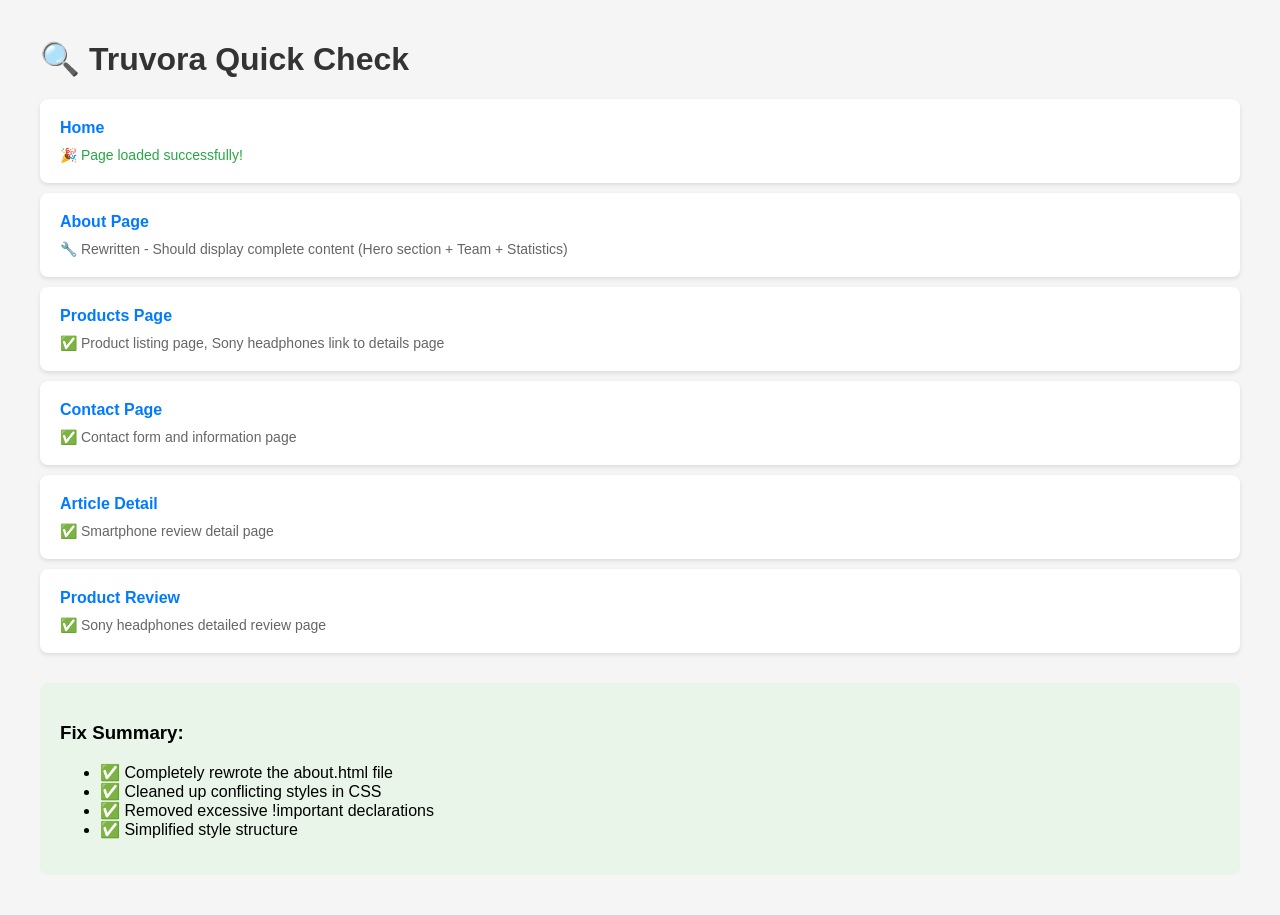
<file: check.html>
<!DOCTYPE html>
<html lang="en">
<head>
    <meta charset="UTF-8">
    <meta name="viewport" content="width=device-width, initial-scale=1.0">
    <title>Quick Check</title>
    <style>
        body {
            font-family: Arial, sans-serif;
            margin: 40px;
            background: #f5f5f5;
        }
        .check-item {
            background: white;
            margin: 10px 0;
            padding: 20px;
            border-radius: 8px;
            box-shadow: 0 2px 4px rgba(0,0,0,0.1);
        }
        .check-item a {
            display: block;
            color: #007bff;
            text-decoration: none;
            font-weight: bold;
            margin-bottom: 10px;
        }
        .status {
            font-size: 14px;
            color: #666;
        }
        h1 {
            color: #333;
        }
    </style>
</head>
<body>
    <h1>🔍 Truvora Quick Check</h1>
    
    <div class="check-item">
        <a href="index.html">Home</a>
        <div class="status">✅ Should display complete homepage content, including blog cards and product recommendations</div>
    </div>
    
    <div class="check-item">
        <a href="about.html">About Page</a>
        <div class="status">🔧 Rewritten - Should display complete content (Hero section + Team + Statistics)</div>
    </div>
    
    <div class="check-item">
        <a href="products.html">Products Page</a>
        <div class="status">✅ Product listing page, Sony headphones link to details page</div>
    </div>
    
    <div class="check-item">
        <a href="contact.html">Contact Page</a>
        <div class="status">✅ Contact form and information page</div>
    </div>
    
    <div class="check-item">
        <a href="article-detail.html">Article Detail</a>
        <div class="status">✅ Smartphone review detail page</div>
    </div>
    
    <div class="check-item">
        <a href="product-review.html">Product Review</a>
        <div class="status">✅ Sony headphones detailed review page</div>
    </div>
    
    <div style="margin-top: 30px; padding: 20px; background: #e8f5e8; border-radius: 8px;">
        <h3>Fix Summary:</h3>
        <ul>
            <li>✅ Completely rewrote the about.html file</li>
            <li>✅ Cleaned up conflicting styles in CSS</li>
            <li>✅ Removed excessive !important declarations</li>
            <li>✅ Simplified style structure</li>
        </ul>
    </div>
    
    <script>
        console.log('Check page loaded');
        setTimeout(() => {
            const status = document.querySelector('.status');
            if (status) {
                status.style.color = '#28a745';
                status.innerHTML = '🎉 Page loaded successfully!';
            }
        }, 1000);
    </script>
</body>
</html>
</file>
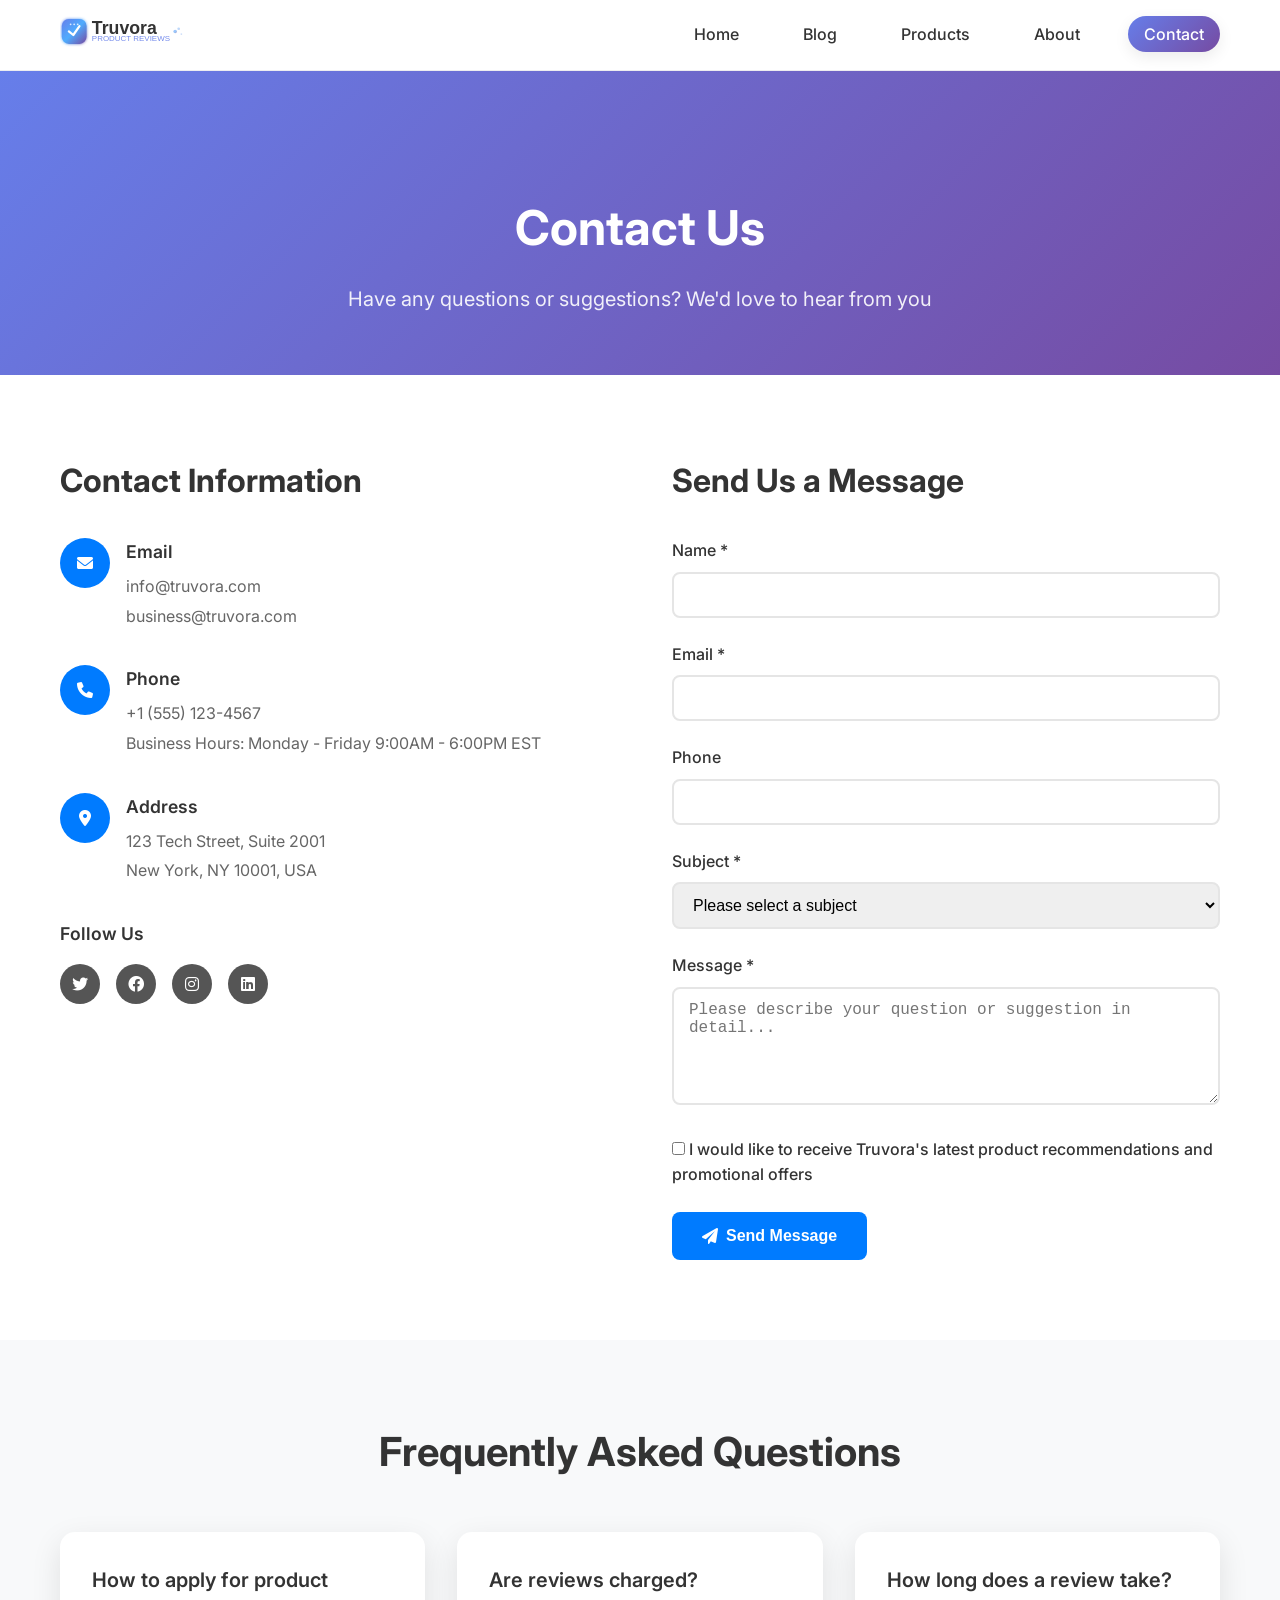
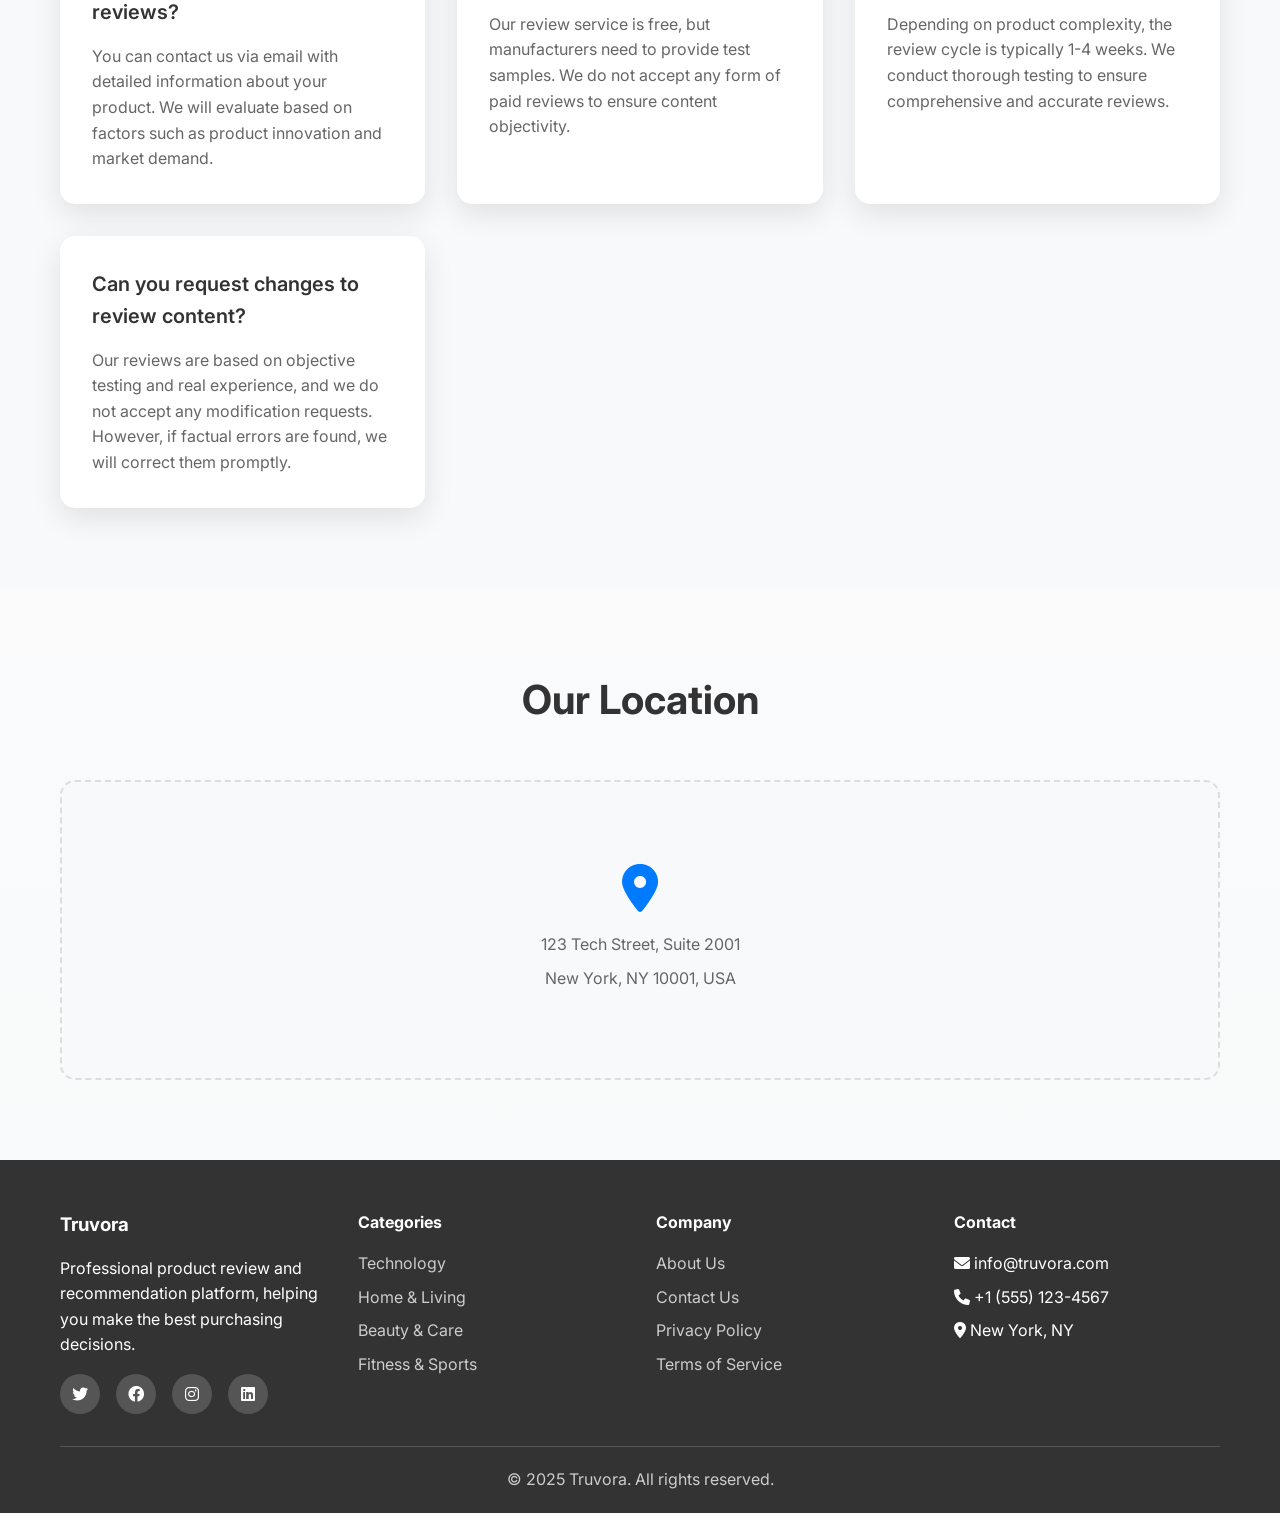
<file: contact.html>
<!DOCTYPE html>
<html lang="en">
<head>
    <meta charset="UTF-8">
    <meta name="viewport" content="width=device-width, initial-scale=1.0">
    <title>Contact Us - Truvora</title>
    <link rel="stylesheet" href="styles.css">
    <link href="https://fonts.googleapis.com/css2?family=Inter:wght@300;400;500;600;700&display=swap" rel="stylesheet">
    <link rel="stylesheet" href="https://cdnjs.cloudflare.com/ajax/libs/font-awesome/6.0.0/css/all.min.css">
</head>
<body>
    <header class="header">
        <nav class="nav">
            <div class="nav-container">
                <div class="nav-logo">
                    <img src="assets/truvora-logo.svg" alt="Truvora" class="logo">
                </div>
                <ul class="nav-menu">
                    <li><a href="index.html" class="nav-link">Home</a></li>
                    <li><a href="index.html#blog" class="nav-link">Blog</a></li>
                    <li><a href="products.html" class="nav-link">Products</a></li>
                    <li><a href="about.html" class="nav-link">About</a></li>
                    <li><a href="contact.html" class="nav-link active">Contact</a></li>
                </ul>
                <div class="nav-toggle">
                    <span></span>
                    <span></span>
                    <span></span>
                </div>
            </div>
        </nav>
    </header>

    <main class="contact-page">
        <section class="page-hero">
            <div class="container">
                <h1>Contact Us</h1>
                <p>Have any questions or suggestions? We'd love to hear from you</p>
            </div>
        </section>

        <section class="contact-content">
            <div class="container">
                <div class="contact-grid">
                    <div class="contact-info">
                        <h2>Contact Information</h2>
                        <div class="contact-item">
                            <div class="contact-icon">
                                <i class="fas fa-envelope"></i>
                            </div>
                            <div class="contact-details">
                                <h3>Email</h3>
                                <p>info@truvora.com</p>
                                <p>business@truvora.com</p>
                            </div>
                        </div>

                        <div class="contact-item">
                            <div class="contact-icon">
                                <i class="fas fa-phone"></i>
                            </div>
                            <div class="contact-details">
                                <h3>Phone</h3>
                                <p>+1 (555) 123-4567</p>
                                <p>Business Hours: Monday - Friday 9:00AM - 6:00PM EST</p>
                            </div>
                        </div>

                        <div class="contact-item">
                            <div class="contact-icon">
                                <i class="fas fa-map-marker-alt"></i>
                            </div>
                            <div class="contact-details">
                                <h3>Address</h3>
                                <p>123 Tech Street, Suite 2001</p>
                                <p>New York, NY 10001, USA</p>
                            </div>
                        </div>

                        <div class="contact-social">
                            <h3>Follow Us</h3>
                            <div class="social-links">
                                <a href="#" aria-label="Twitter"><i class="fab fa-twitter"></i></a>
                                <a href="#" aria-label="Facebook"><i class="fab fa-facebook"></i></a>
                                <a href="#" aria-label="Instagram"><i class="fab fa-instagram"></i></a>
                                <a href="#" aria-label="LinkedIn"><i class="fab fa-linkedin"></i></a>
                            </div>
                        </div>
                    </div>

                    <div class="contact-form-container">
                        <h2>Send Us a Message</h2>
                        <form class="contact-form" id="contact-form">
                            <div class="form-group">
                                <label for="name">Name *</label>
                                <input type="text" id="name" name="name" required>
                            </div>

                            <div class="form-group">
                                <label for="email">Email *</label>
                                <input type="email" id="email" name="email" required>
                            </div>

                            <div class="form-group">
                                <label for="phone">Phone</label>
                                <input type="tel" id="phone" name="phone">
                            </div>

                            <div class="form-group">
                                <label for="subject">Subject *</label>
                                <select id="subject" name="subject" required>
                                    <option value="">Please select a subject</option>
                                    <option value="general">General Inquiry</option>
                                    <option value="review">Product Review Suggestion</option>
                                    <option value="business">Business Collaboration</option>
                                    <option value="technical">Technical Issue</option>
                                    <option value="feedback">Feedback</option>
                                </select>
                            </div>

                            <div class="form-group">
                                <label for="message">Message *</label>
                                <textarea id="message" name="message" rows="5" required placeholder="Please describe your question or suggestion in detail..."></textarea>
                            </div>

                            <div class="form-group">
                                <label class="checkbox-container">
                                    <input type="checkbox" id="newsletter" name="newsletter">
                                    <span class="checkmark"></span>
                                    I would like to receive Truvora's latest product recommendations and promotional offers
                                </label>
                            </div>

                            <button type="submit" class="submit-btn">
                                <i class="fas fa-paper-plane"></i>
                                Send Message
                            </button>
                        </form>
                    </div>
                </div>
            </div>
        </section>

        <section class="faq-section">
            <div class="container">
                <h2>Frequently Asked Questions</h2>
                <div class="faq-grid">
                    <div class="faq-item">
                        <h3>How to apply for product reviews?</h3>
                        <p>You can contact us via email with detailed information about your product. We will evaluate based on factors such as product innovation and market demand.</p>
                    </div>
                    <div class="faq-item">
                        <h3>Are reviews charged?</h3>
                        <p>Our review service is free, but manufacturers need to provide test samples. We do not accept any form of paid reviews to ensure content objectivity.</p>
                    </div>
                    <div class="faq-item">
                        <h3>How long does a review take?</h3>
                        <p>Depending on product complexity, the review cycle is typically 1-4 weeks. We conduct thorough testing to ensure comprehensive and accurate reviews.</p>
                    </div>
                    <div class="faq-item">
                        <h3>Can you request changes to review content?</h3>
                        <p>Our reviews are based on objective testing and real experience, and we do not accept any modification requests. However, if factual errors are found, we will correct them promptly.</p>
                    </div>
                </div>
            </div>
        </section>

        <section class="map-section">
            <div class="container">
                <h2>Our Location</h2>
                <div class="map-container">
                    <div class="map-placeholder">
                        <i class="fas fa-map-marker-alt"></i>
                        <p>123 Tech Street, Suite 2001</p>
                        <p>New York, NY 10001, USA</p>
                    </div>
                </div>
            </div>
        </section>
    </main>

    <footer class="footer">
        <div class="container">
            <div class="footer-content">
                <div class="footer-section">
                    <h3>Truvora</h3>
                    <p>Professional product review and recommendation platform, helping you make the best purchasing decisions.</p>
                    <div class="social-links">
                        <a href="#" aria-label="Twitter"><i class="fab fa-twitter"></i></a>
                        <a href="#" aria-label="Facebook"><i class="fab fa-facebook"></i></a>
                        <a href="#" aria-label="Instagram"><i class="fab fa-instagram"></i></a>
                        <a href="#" aria-label="LinkedIn"><i class="fab fa-linkedin"></i></a>
                    </div>
                </div>
                <div class="footer-section">
                    <h4>Categories</h4>
                    <ul>
                        <li><a href="#">Technology</a></li>
                        <li><a href="#">Home & Living</a></li>
                        <li><a href="#">Beauty & Care</a></li>
                        <li><a href="#">Fitness & Sports</a></li>
                    </ul>
                </div>
                <div class="footer-section">
                    <h4>Company</h4>
                    <ul>
                        <li><a href="about.html">About Us</a></li>
                        <li><a href="contact.html">Contact Us</a></li>
                        <li><a href="#">Privacy Policy</a></li>
                        <li><a href="#">Terms of Service</a></li>
                    </ul>
                </div>
                <div class="footer-section">
                    <h4>Contact</h4>
                    <ul>
                        <li><i class="fas fa-envelope"></i> info@truvora.com</li>
                        <li><i class="fas fa-phone"></i> +1 (555) 123-4567</li>
                        <li><i class="fas fa-map-marker-alt"></i> New York, NY</li>
                    </ul>
                </div>
            </div>
            <div class="footer-bottom">
                <p>&copy; 2025 Truvora. All rights reserved.</p>
            </div>
        </div>
    </footer>

    <script src="script.js"></script>
</body>
</html>
</file>
<file: styles.css>
/* Reset and Base Styles */
* {
    margin: 0;
    padding: 0;
    box-sizing: border-box;
}

:root {
    --primary-color: #007bff;
    --primary-dark: #0056b3;
    --secondary-color: #ff6b6b;
    --accent-color: #28a745;
    --warning-color: #ffc107;
    --dark-color: #333;
    --light-color: #f8f9fa;
    --border-color: #e5e5e5;
    --shadow-light: 0 5px 15px rgba(0,0,0,0.08);
    --shadow-medium: 0 10px 30px rgba(0,0,0,0.12);
    --shadow-heavy: 0 20px 40px rgba(0,0,0,0.15);
    --gradient-primary: linear-gradient(135deg, #667eea 0%, #764ba2 100%);
    --gradient-secondary: linear-gradient(135deg, #f093fb 0%, #f5576c 100%);
    --gradient-accent: linear-gradient(135deg, #4facfe 0%, #00f2fe 100%);
    --border-radius: 15px;
    --border-radius-small: 8px;
    --transition: all 0.3s cubic-bezier(0.4, 0, 0.2, 1);
}

body {
    font-family: 'Inter', -apple-system, BlinkMacSystemFont, 'Segoe UI', Roboto, sans-serif;
    line-height: 1.6;
    color: var(--dark-color);
    background: linear-gradient(180deg, #ffffff 0%, #f8f9fa 100%);
    overflow-x: hidden;
}

.container {
    max-width: 1200px;
    margin: 0 auto;
    padding: 0 20px;
}

/* Header and Navigation */
.header {
    position: fixed;
    top: 0;
    width: 100%;
    background: rgba(255, 255, 255, 0.95);
    backdrop-filter: blur(20px);
    border-bottom: 1px solid rgba(0,0,0,0.06);
    z-index: 1000;
    transition: var(--transition);
    box-shadow: 0 2px 20px rgba(0,0,0,0.04);
}

.nav-container {
    max-width: 1200px;
    margin: 0 auto;
    padding: 0 20px;
    display: flex;
    justify-content: space-between;
    align-items: center;
    height: 70px;
}

.nav-logo .logo {
    height: 40px;
    width: auto;
}

.nav-menu {
    display: flex;
    list-style: none;
    gap: 2rem;
}

.nav-link {
    text-decoration: none;
    color: var(--dark-color);
    font-weight: 500;
    transition: var(--transition);
    position: relative;
    padding: 8px 16px;
    border-radius: 20px;
}

.nav-link:hover {
    color: var(--primary-color);
    background: rgba(0, 123, 255, 0.08);
}

.nav-link.active {
    color: white;
    background: var(--gradient-primary);
    box-shadow: var(--shadow-light);
}

.nav-link.active::after {
    display: none;
}

.nav-toggle {
    display: none;
    flex-direction: column;
    cursor: pointer;
}

.nav-toggle span {
    width: 25px;
    height: 3px;
    background: #333;
    margin: 3px 0;
    transition: 0.3s;
}

/* Hero Section */
.hero {
    padding: 120px 0 80px;
    background: var(--gradient-primary);
    color: white;
    display: flex;
    align-items: center;
    min-height: 85vh;
    position: relative;
    overflow: hidden;
}

.hero::before {
    content: '';
    position: absolute;
    top: 0;
    left: 0;
    right: 0;
    bottom: 0;
    background: url('data:image/svg+xml,<svg xmlns="http://www.w3.org/2000/svg" viewBox="0 0 100 20"><defs><radialGradient id="a" cx="50%" cy="50%" r="50%"><stop offset="0%" stop-color="%23fff" stop-opacity="0.1"/><stop offset="100%" stop-color="%23fff" stop-opacity="0"/></radialGradient></defs><circle cx="10" cy="10" r="10" fill="url(%23a)"/><circle cx="30" cy="10" r="8" fill="url(%23a)"/><circle cx="60" cy="10" r="12" fill="url(%23a)"/><circle cx="90" cy="10" r="6" fill="url(%23a)"/></svg>');
    opacity: 0.1;
    animation: float 20s ease-in-out infinite;
}

.hero-content {
    flex: 1;
    max-width: 600px;
    margin: 0 auto 0 0;
}

.hero-badges {
    display: flex;
    gap: 1rem;
    margin-bottom: 1.5rem;
    flex-wrap: wrap;
}

.hero-badge {
    display: inline-flex;
    align-items: center;
    gap: 0.5rem;
    background: rgba(255, 255, 255, 0.2);
    backdrop-filter: blur(10px);
    color: white;
    padding: 0.5rem 1rem;
    border-radius: 25px;
    font-size: 0.85rem;
    font-weight: 500;
    border: 1px solid rgba(255, 255, 255, 0.3);
    transition: var(--transition);
}

.hero-badge:hover {
    background: rgba(255, 255, 255, 0.3);
    transform: translateY(-2px);
    box-shadow: 0 8px 25px rgba(0,0,0,0.15);
}

.hero-badge i {
    font-size: 0.9rem;
    filter: drop-shadow(0 1px 2px rgba(0,0,0,0.2));
}

.hero-title {
    font-size: 3.5rem;
    font-weight: 700;
    margin-bottom: 1rem;
    line-height: 1.2;
    background: linear-gradient(45deg, #fff, #f0f8ff);
    -webkit-background-clip: text;
    -webkit-text-fill-color: transparent;
    background-clip: text;
    text-shadow: 0 4px 12px rgba(0,0,0,0.1);
}

.hero-subtitle {
    font-size: 1.25rem;
    margin-bottom: 2rem;
    opacity: 0.9;
}

.hero-search {
    display: flex;
    gap: 10px;
    margin-bottom: 2rem;
    position: relative;
}

.hero-search input {
    flex: 1;
    padding: 18px 24px;
    border: none;
    border-radius: 50px;
    font-size: 1rem;
    outline: none;
    background: rgba(255, 255, 255, 0.95);
    backdrop-filter: blur(10px);
    box-shadow: var(--shadow-medium);
    transition: var(--transition);
}

.hero-search input:focus {
    transform: translateY(-2px);
    box-shadow: 0 15px 35px rgba(0,0,0,0.15);
}

.hero-search button {
    padding: 18px 28px;
    background: var(--gradient-secondary);
    color: white;
    border: none;
    border-radius: 50px;
    cursor: pointer;
    transition: var(--transition);
    box-shadow: var(--shadow-medium);
    position: relative;
    overflow: hidden;
}

.hero-search button::before {
    content: '';
    position: absolute;
    top: 0;
    left: -100%;
    width: 100%;
    height: 100%;
    background: linear-gradient(90deg, transparent, rgba(255,255,255,0.3), transparent);
    transition: left 0.6s;
}

.hero-search button:hover::before {
    left: 100%;
}

.hero-search button:hover {
    transform: translateY(-3px);
    box-shadow: 0 20px 40px rgba(0,0,0,0.2);
}

.hero-visual {
    flex: 1;
    display: flex;
    justify-content: center;
    align-items: center;
    padding: 2rem;
}

.product-showcase {
    display: grid;
    grid-template-columns: 1fr 1fr;
    grid-template-rows: auto auto auto;
    gap: 1.5rem;
    max-width: 500px;
    width: 100%;
}

.product-item-hero {
    background: rgba(255, 255, 255, 0.95);
    backdrop-filter: blur(20px);
    border-radius: 20px;
    padding: 1rem;
    box-shadow: 0 15px 35px rgba(0,0,0,0.1);
    transition: var(--transition);
    border: 1px solid rgba(255, 255, 255, 0.2);
    position: relative;
    overflow: hidden;
}

.product-item-hero::before {
    content: '';
    position: absolute;
    top: 0;
    left: -100%;
    width: 100%;
    height: 100%;
    background: linear-gradient(90deg, transparent, rgba(255,255,255,0.3), transparent);
    transition: left 0.6s;
}

.product-item-hero:hover::before {
    left: 100%;
}

.product-item-hero:hover {
    transform: translateY(-8px) scale(1.02);
    box-shadow: 0 25px 50px rgba(0,0,0,0.15);
}

.product-img {
    width: 100%;
    height: 100px;
    object-fit: cover;
    border-radius: 12px;
    margin-bottom: 0.75rem;
}

.product-rating-hero {
    display: flex;
    align-items: center;
    justify-content: space-between;
    gap: 0.5rem;
}

.stars-hero {
    display: flex;
    gap: 2px;
}

.stars-hero i {
    color: #ffc107;
    font-size: 0.8rem;
    filter: drop-shadow(0 1px 2px rgba(255, 193, 7, 0.3));
}

.rating-score {
    font-weight: 600;
    color: var(--dark-color);
    font-size: 0.9rem;
}

.review-stats {
    grid-column: 1 / -1;
    display: flex;
    justify-content: space-between;
    gap: 1rem;
    background: rgba(255, 255, 255, 0.9);
    backdrop-filter: blur(20px);
    border-radius: 20px;
    padding: 1.5rem;
    margin-top: 1rem;
    box-shadow: 0 15px 35px rgba(0,0,0,0.1);
    border: 1px solid rgba(255, 255, 255, 0.2);
}

.stat-item-hero {
    text-align: center;
    flex: 1;
}

.stat-number-hero {
    font-size: 1.5rem;
    font-weight: 700;
    color: var(--primary-color);
    background: var(--gradient-primary);
    -webkit-background-clip: text;
    -webkit-text-fill-color: transparent;
    background-clip: text;
    margin-bottom: 0.25rem;
}

.stat-label-hero {
    font-size: 0.8rem;
    color: var(--dark-color);
    opacity: 0.7;
    font-weight: 500;
}

/* Animation for product showcase */
.product-item-hero:nth-child(1) {
    animation-delay: 0.1s;
}

.product-item-hero:nth-child(2) {
    animation-delay: 0.2s;
}

.product-item-hero:nth-child(3) {
    animation-delay: 0.3s;
}

.review-stats {
    animation-delay: 0.4s;
}

/* Blog Section */
.blog-section {
    padding: 80px 0;
}

.section-header {
    text-align: center;
    margin-bottom: 3rem;
}

.section-header h2 {
    font-size: 2.5rem;
    font-weight: 700;
    margin-bottom: 1rem;
    color: var(--dark-color);
    position: relative;
    display: inline-block;
}

.section-header h2::after {
    content: '';
    position: absolute;
    bottom: -8px;
    left: 50%;
    transform: translateX(-50%);
    width: 60px;
    height: 4px;
    background: var(--gradient-primary);
    border-radius: 2px;
}

.category-filter {
    display: flex;
    justify-content: center;
    gap: 1rem;
    flex-wrap: wrap;
}

.filter-btn {
    padding: 12px 24px;
    border: 2px solid var(--border-color);
    background: white;
    color: #666;
    border-radius: 30px;
    cursor: pointer;
    transition: var(--transition);
    font-weight: 500;
    position: relative;
    overflow: hidden;
    box-shadow: var(--shadow-light);
}

.filter-btn::before {
    content: '';
    position: absolute;
    top: 0;
    left: -100%;
    width: 100%;
    height: 100%;
    background: var(--gradient-primary);
    transition: var(--transition);
    z-index: -1;
}

.filter-btn:hover::before,
.filter-btn.active::before {
    left: 0;
}

.filter-btn:hover,
.filter-btn.active {
    color: white;
    border-color: transparent;
    transform: translateY(-3px);
    box-shadow: var(--shadow-medium);
}

.blog-grid {
    display: grid;
    grid-template-columns: repeat(auto-fit, minmax(350px, 1fr));
    gap: 2rem;
    margin-bottom: 3rem;
}

.blog-card {
    background: white;
    border-radius: var(--border-radius);
    overflow: hidden;
    box-shadow: var(--shadow-light);
    transition: var(--transition);
    cursor: pointer;
    position: relative;
    border: 1px solid rgba(0,0,0,0.05);
}

.blog-card:hover {
    cursor: pointer;
}

.blog-card::before {
    content: '';
    position: absolute;
    top: 0;
    left: 0;
    right: 0;
    height: 4px;
    background: var(--gradient-primary);
    transform: scaleX(0);
    transition: var(--transition);
    transform-origin: left;
}

.blog-card:hover::before {
    transform: scaleX(1);
}

.blog-card:hover {
    transform: translateY(-8px) scale(1.02);
    box-shadow: var(--shadow-heavy);
    border-color: rgba(0, 123, 255, 0.1);
}

.blog-image {
    position: relative;
    overflow: hidden;
}

.blog-image img {
    width: 100%;
    height: 250px;
    object-fit: cover;
    object-position: center;
    transition: var(--transition);
    filter: brightness(1) contrast(1.05) saturate(1.1);
}

.blog-card:hover .blog-image img {
    transform: scale(1.08);
    filter: brightness(1.1) contrast(1.1) saturate(1.2);
}

/* Add image loading animation */
.blog-image {
    background: linear-gradient(90deg, #f0f0f0 25%, #e0e0e0 50%, #f0f0f0 75%);
    background-size: 200% 100%;
}

.blog-image img {
    opacity: 1;
}

@keyframes imageLoad {
    from {
        opacity: 0;
        transform: scale(0.95);
    }
    to {
        opacity: 1;
        transform: scale(1);
    }
}

.blog-content {
    padding: 1.5rem;
}

.blog-category {
    display: inline-block;
    background: var(--gradient-primary);
    color: white;
    padding: 6px 14px;
    border-radius: 20px;
    font-size: 0.75rem;
    font-weight: 600;
    margin-bottom: 0.75rem;
    text-transform: uppercase;
    letter-spacing: 0.5px;
    box-shadow: var(--shadow-light);
    position: relative;
    overflow: hidden;
}

.blog-category::before {
    content: '';
    position: absolute;
    top: 0;
    left: -100%;
    width: 100%;
    height: 100%;
    background: linear-gradient(90deg, transparent, rgba(255,255,255,0.2), transparent);
    transition: left 0.6s;
}

.blog-card:hover .blog-category::before {
    left: 100%;
}

.blog-content h3 {
    font-size: 1.25rem;
    font-weight: 600;
    margin-bottom: 0.5rem;
    line-height: 1.3;
}

.blog-content p {
    color: #666;
    margin-bottom: 1rem;
    line-height: 1.6;
}

.blog-meta {
    display: flex;
    gap: 1rem;
    color: #999;
    font-size: 0.9rem;
}

/* Featured Products */
.featured-products {
    background: linear-gradient(180deg, #f8f9fa 0%, #e9ecef 100%);
    padding: 80px 0;
    position: relative;
}

.featured-products::before {
    content: '';
    position: absolute;
    top: 0;
    left: 0;
    right: 0;
    height: 100px;
    background: linear-gradient(180deg, transparent 0%, rgba(248, 249, 250, 0.8) 100%);
    pointer-events: none;
}

.featured-products h2 {
    text-align: center;
    font-size: 2.5rem;
    font-weight: 700;
    margin-bottom: 3rem;
    color: #333;
}

.products-grid {
    display: grid;
    grid-template-columns: repeat(auto-fit, minmax(300px, 1fr));
    gap: 2rem;
}

.product-card {
    background: white;
    border-radius: var(--border-radius);
    overflow: hidden;
    box-shadow: var(--shadow-light);
    transition: var(--transition);
    cursor: pointer;
    position: relative;
    border: 1px solid rgba(0,0,0,0.05);
}

.product-card::after {
    content: '';
    position: absolute;
    top: 0;
    left: 0;
    right: 0;
    bottom: 0;
    background: linear-gradient(45deg, rgba(0, 123, 255, 0.05), rgba(118, 75, 162, 0.05));
    opacity: 0;
    transition: var(--transition);
    pointer-events: none;
}

.product-card:hover::after {
    opacity: 1;
}

.product-card:hover {
    transform: translateY(-8px) scale(1.02);
    box-shadow: var(--shadow-heavy);
    border-color: rgba(0, 123, 255, 0.2);
}

.product-card img {
    width: 100%;
    height: 200px;
    object-fit: cover;
}

.product-info {
    padding: 1.5rem;
}

.product-info h3 {
    font-size: 1.1rem;
    font-weight: 600;
    margin-bottom: 0.5rem;
}

.product-price {
    font-size: 1.25rem;
    font-weight: 700;
    color: #ff6b6b;
    margin-bottom: 0.5rem;
}

.product-rating {
    display: flex;
    align-items: center;
    gap: 0.5rem;
}

.product-rating .fas,
.product-rating .far {
    color: #ffc107;
    filter: drop-shadow(0 1px 2px rgba(255, 193, 7, 0.3));
    transition: var(--transition);
}

.product-card:hover .product-rating .fas {
    transform: scale(1.1);
    color: #ff9800;
}

/* Footer */
.footer {
    background: #333;
    color: white;
    padding: 50px 0 20px;
}

.footer-content {
    display: grid;
    grid-template-columns: repeat(auto-fit, minmax(250px, 1fr));
    gap: 2rem;
    margin-bottom: 2rem;
}

.footer-section h3,
.footer-section h4 {
    margin-bottom: 1rem;
}

.footer-section ul {
    list-style: none;
}

.footer-section ul li {
    margin-bottom: 0.5rem;
}

.footer-section a {
    color: #ccc;
    text-decoration: none;
    transition: color 0.3s ease;
}

.footer-section a:hover {
    color: white;
}

.social-links {
    display: flex;
    gap: 1rem;
    margin-top: 1rem;
}

.social-links a {
    display: inline-flex;
    align-items: center;
    justify-content: center;
    width: 40px;
    height: 40px;
    background: #555;
    color: white;
    border-radius: 50%;
    text-decoration: none;
    transition: all 0.3s ease;
}

.social-links a:hover {
    background: #007bff;
    transform: translateY(-2px);
}

.footer-bottom {
    border-top: 1px solid #555;
    padding-top: 20px;
    text-align: center;
    color: #ccc;
}

/* Pagination */
.pagination {
    display: flex;
    justify-content: center;
    align-items: center;
    gap: 10px;
    margin-top: 3rem;
}

.pagination-btn,
.pagination-number {
    padding: 10px 15px;
    border: 1px solid #ddd;
    background: white;
    color: #333;
    border-radius: 5px;
    cursor: pointer;
    transition: all 0.3s ease;
}

.pagination-btn:hover,
.pagination-number:hover {
    background: #007bff;
    color: white;
    border-color: #007bff;
}

.pagination-number.active {
    background: #007bff;
    color: white;
    border-color: #007bff;
}

.pagination-btn:disabled {
    opacity: 0.5;
    cursor: not-allowed;
}

/* About Page Styles */
.about-page,
.contact-page,
.products-page {
    padding-top: 70px;
}

.page-hero {
    padding: 120px 0 60px;
    background: linear-gradient(135deg, #667eea 0%, #764ba2 100%);
    color: white;
    text-align: center;
}

.page-hero h1 {
    font-size: 3rem;
    font-weight: 700;
    margin-bottom: 1rem;
}

.page-hero p {
    font-size: 1.25rem;
    opacity: 0.9;
}

.about-content {
    padding: 80px 0;
    background: white;
}

.about-grid {
    display: grid;
    grid-template-columns: 1fr 1fr;
    gap: 4rem;
    align-items: center;
    margin-bottom: 4rem;
}

.about-text h2 {
    font-size: 2.5rem;
    font-weight: 700;
    margin-bottom: 1.5rem;
    color: #333;
}

/* About text and image sections */
.about-text {
    display: block;
}

.about-image {
    display: block;
}

.about-text h3 {
    font-size: 1.5rem;
    font-weight: 600;
    margin: 2rem 0 1rem;
    color: #333;
}

.about-text p {
    font-size: 1.1rem;
    line-height: 1.8;
    color: #666;
    margin-bottom: 1.5rem;
}

.values-list {
    list-style: none;
    padding: 0;
}

.values-list li {
    margin-bottom: 1rem;
    padding: 15px;
    background: #f8f9fa;
    border-radius: 10px;
    border-left: 4px solid #007bff;
}

.values-list strong {
    color: #007bff;
}

.about-image img {
    width: 100%;
    border-radius: 15px;
    box-shadow: 0 20px 40px rgba(0,0,0,0.1);
}

.team-section {
    padding: 80px 0;
    background: #f8f9fa;
}

.team-section h2 {
    text-align: center;
    font-size: 2.5rem;
    font-weight: 700;
    margin-bottom: 3rem;
    color: #333;
}

.team-grid {
    display: grid;
    grid-template-columns: repeat(auto-fit, minmax(250px, 1fr));
    gap: 2rem;
}

.team-member {
    background: white;
    padding: 2rem;
    border-radius: 15px;
    text-align: center;
    box-shadow: 0 10px 30px rgba(0,0,0,0.1);
    transition: all 0.3s ease;
}

.team-member:hover {
    transform: translateY(-5px);
    box-shadow: 0 20px 40px rgba(0,0,0,0.15);
}

.team-member img {
    width: 120px;
    height: 120px;
    border-radius: 50%;
    object-fit: cover;
    margin-bottom: 1rem;
}

.team-member h3 {
    font-size: 1.25rem;
    font-weight: 600;
    margin-bottom: 0.5rem;
    color: #333;
}

.team-role {
    color: #007bff;
    font-weight: 600;
    margin-bottom: 1rem;
}

.stats-section {
    padding: 80px 0;
    background: #333;
    color: white;
}

.stats-grid {
    display: grid;
    grid-template-columns: repeat(auto-fit, minmax(200px, 1fr));
    gap: 2rem;
    text-align: center;
}

.stat-number {
    font-size: 3rem;
    font-weight: 700;
    color: #007bff;
    margin-bottom: 0.5rem;
}

.stat-label {
    font-size: 1.1rem;
    opacity: 0.8;
}

.methodology-section {
    padding: 80px 0;
    background: white;
}

.methodology-section h2 {
    text-align: center;
    font-size: 2.5rem;
    font-weight: 700;
    margin-bottom: 3rem;
    color: #333;
}

.methodology-grid {
    display: grid;
    grid-template-columns: repeat(auto-fit, minmax(250px, 1fr));
    gap: 2rem;
}

.methodology-item {
    text-align: center;
    padding: 2rem;
}

.methodology-icon {
    width: 80px;
    height: 80px;
    background: #007bff;
    color: white;
    border-radius: 50%;
    display: flex;
    align-items: center;
    justify-content: center;
    margin: 0 auto 1.5rem;
    font-size: 2rem;
}

.methodology-item h3 {
    font-size: 1.25rem;
    font-weight: 600;
    margin-bottom: 1rem;
    color: #333;
}

.methodology-item p {
    color: #666;
    line-height: 1.6;
}

/* Contact Page Styles */
.contact-content {
    padding: 80px 0;
    background: white;
    position: relative;
    z-index: 10;
    width: 100%;
    visibility: visible !important;
    min-height: 600px;
}

.contact-grid {
    display: grid;
    grid-template-columns: 1fr 1fr;
    gap: 4rem;
}

.contact-info h2 {
    font-size: 2rem;
    font-weight: 700;
    margin-bottom: 2rem;
    color: #333;
}

.contact-item {
    display: flex;
    gap: 1rem;
    margin-bottom: 2rem;
}

.contact-icon {
    width: 50px;
    height: 50px;
    background: #007bff;
    color: white;
    border-radius: 50%;
    display: flex;
    align-items: center;
    justify-content: center;
    flex-shrink: 0;
}

.contact-details h3 {
    font-size: 1.1rem;
    font-weight: 600;
    margin-bottom: 0.5rem;
    color: #333;
}

.contact-details p {
    color: #666;
    margin-bottom: 0.25rem;
}

.contact-social {
    margin-top: 2rem;
}

.contact-social h3 {
    font-size: 1.1rem;
    font-weight: 600;
    margin-bottom: 1rem;
    color: #333;
}

.contact-form-container h2 {
    font-size: 2rem;
    font-weight: 700;
    margin-bottom: 2rem;
    color: #333;
}

.form-group {
    margin-bottom: 1.5rem;
}

.form-group label {
    display: block;
    margin-bottom: 0.5rem;
    font-weight: 500;
    color: #333;
}

.form-group input,
.form-group select,
.form-group textarea {
    width: 100%;
    padding: 12px 15px;
    border: 2px solid #e5e5e5;
    border-radius: 8px;
    font-size: 1rem;
    transition: border-color 0.3s ease;
}

.form-group input:focus,
.form-group select:focus,
.form-group textarea:focus {
    outline: none;
    border-color: #007bff;
}

.checkbox-container {
    display: flex;
    align-items: center;
    gap: 0.5rem;
    cursor: pointer;
}

.checkbox-container input[type="checkbox"] {
    width: auto;
}

.submit-btn {
    background: #007bff;
    color: white;
    padding: 15px 30px;
    border: none;
    border-radius: 8px;
    font-size: 1rem;
    font-weight: 600;
    cursor: pointer;
    display: flex;
    align-items: center;
    gap: 0.5rem;
    transition: all 0.3s ease;
}

.submit-btn:hover {
    background: #0056b3;
    transform: translateY(-2px);
}

.faq-section {
    padding: 80px 0;
    background: #f8f9fa;
}

.faq-section h2 {
    text-align: center;
    font-size: 2.5rem;
    font-weight: 700;
    margin-bottom: 3rem;
    color: #333;
}

.faq-grid {
    display: grid;
    grid-template-columns: repeat(auto-fit, minmax(300px, 1fr));
    gap: 2rem;
}

.faq-item {
    background: white;
    padding: 2rem;
    border-radius: 15px;
    box-shadow: 0 10px 30px rgba(0,0,0,0.1);
}

.faq-item h3 {
    font-size: 1.25rem;
    font-weight: 600;
    margin-bottom: 1rem;
    color: #333;
}

.faq-item p {
    color: #666;
    line-height: 1.6;
}

.map-section {
    padding: 80px 0;
}

.map-section h2 {
    text-align: center;
    font-size: 2.5rem;
    font-weight: 700;
    margin-bottom: 3rem;
    color: #333;
}

.map-placeholder {
    background: #f8f9fa;
    height: 300px;
    border-radius: 15px;
    display: flex;
    flex-direction: column;
    align-items: center;
    justify-content: center;
    border: 2px dashed #ddd;
}

.map-placeholder i {
    font-size: 3rem;
    color: #007bff;
    margin-bottom: 1rem;
}

.map-placeholder p {
    color: #666;
    text-align: center;
    margin: 0.25rem 0;
}

/* Products Page Styles */
.products-filters {
    padding: 40px 0;
    background: #f8f9fa !important;
    position: relative;
    z-index: 10;
    width: 100%;
    visibility: visible !important;
}

.filter-controls {
    display: flex;
    justify-content: space-between;
    align-items: center;
    flex-wrap: wrap;
    gap: 1rem;
}

.category-filters {
    display: flex;
    gap: 1rem;
    flex-wrap: wrap;
}

.sort-controls select {
    padding: 10px 15px;
    border: 2px solid #e5e5e5;
    border-radius: 8px;
    background: white;
    color: #333;
    font-size: 1rem;
    cursor: pointer;
}

.products-content {
    padding: 80px 0;
    background: white;
    position: relative;
    z-index: 10;
    width: 100%;
    visibility: visible !important;
    min-height: 800px;
}

.product-item {
    background: white;
    border-radius: 15px;
    overflow: hidden;
    box-shadow: 0 10px 30px rgba(0,0,0,0.1);
    transition: all 0.3s ease;
}

.product-item:hover {
    transform: translateY(-5px);
    box-shadow: 0 20px 40px rgba(0,0,0,0.15);
}

.product-image {
    position: relative;
    overflow: hidden;
}

.product-image img {
    width: 100%;
    height: 250px;
    object-fit: cover;
    transition: transform 0.3s ease;
}

.product-item:hover .product-image img {
    transform: scale(1.05);
}

.product-badge {
    position: absolute;
    top: 15px;
    left: 15px;
    background: #ff6b6b;
    color: white;
    padding: 5px 12px;
    border-radius: 15px;
    font-size: 0.8rem;
    font-weight: 600;
}

.product-badge.best-value {
    background: #28a745;
}

.product-info {
    padding: 1.5rem;
}

.product-info h3 {
    font-size: 1.25rem;
    font-weight: 600;
    margin-bottom: 0.75rem;
    color: #333;
}

.product-description {
    color: #666;
    line-height: 1.6;
    margin-bottom: 1rem;
}

.product-features {
    display: flex;
    flex-wrap: wrap;
    gap: 0.5rem;
    margin-bottom: 1rem;
}

.feature {
    background: #e3f2fd;
    color: #1976d2;
    padding: 4px 8px;
    border-radius: 12px;
    font-size: 0.8rem;
    font-weight: 500;
}

.product-rating {
    display: flex;
    align-items: center;
    justify-content: space-between;
    margin-bottom: 1rem;
}

.stars {
    color: #ffc107;
}

.rating-text {
    color: #666;
    font-size: 0.9rem;
}

.product-price {
    margin-bottom: 1.5rem;
}

.current-price {
    font-size: 1.5rem;
    font-weight: 700;
    color: #ff6b6b;
}

.original-price {
    font-size: 1rem;
    color: #999;
    text-decoration: line-through;
    margin-left: 0.5rem;
}

.product-actions {
    display: flex;
    gap: 0.75rem;
}

.btn-primary,
.btn-secondary {
    flex: 1;
    padding: 10px 15px;
    border: none;
    border-radius: 8px;
    text-decoration: none;
    text-align: center;
    font-weight: 500;
    transition: all 0.3s ease;
}

.btn-primary {
    background: #007bff;
    color: white;
}

.btn-primary:hover {
    background: #0056b3;
    transform: translateY(-1px);
}

.btn-secondary {
    background: transparent;
    color: #007bff;
    border: 2px solid #007bff;
}

.btn-secondary:hover {
    background: #007bff;
    color: white;
}

/* Responsive Design */
@media (max-width: 768px) {
    .nav-menu {
        position: fixed;
        top: 70px;
        left: -100%;
        width: 100%;
        height: calc(100vh - 70px);
        background: linear-gradient(180deg, rgba(255,255,255,0.98) 0%, rgba(248,249,250,0.98) 100%);
        backdrop-filter: blur(20px);
        flex-direction: column;
        justify-content: flex-start;
        align-items: center;
        padding-top: 3rem;
        transition: left 0.4s cubic-bezier(0.4, 0, 0.2, 1);
        box-shadow: var(--shadow-heavy);
        z-index: 999;
    }

    .nav-menu.active {
        left: 0;
    }

    .nav-menu .nav-link {
        margin: 0.75rem 0;
        padding: 12px 24px;
        border-radius: 25px;
        transition: var(--transition);
        width: 200px;
        text-align: center;
    }

    .nav-toggle {
        display: flex;
    }

    .nav-toggle.active span:nth-child(1) {
        transform: rotate(-45deg) translate(-5px, 6px);
    }

    .nav-toggle.active span:nth-child(2) {
        opacity: 0;
    }

    .nav-toggle.active span:nth-child(3) {
        transform: rotate(45deg) translate(-5px, -6px);
    }

    .hero {
        flex-direction: column;
        text-align: center;
        padding: 100px 0 60px;
        min-height: 70vh;
    }

    .hero-title {
        font-size: 2.2rem;
        margin-bottom: 1.5rem;
    }

    .hero-subtitle {
        font-size: 1.1rem;
        margin-bottom: 2rem;
    }

    .hero-content {
        margin: 0 0 2rem 0;
        padding: 0 1rem;
    }

    .hero-search {
        flex-direction: column;
        gap: 15px;
        max-width: 400px;
        margin: 0 auto 2rem;
    }

    .hero-visual {
        padding: 1rem;
        margin-top: 2rem;
    }

    .product-showcase {
        grid-template-columns: 1fr;
        gap: 1rem;
        max-width: 300px;
    }

    .review-stats {
        flex-direction: column;
        gap: 0.75rem;
        text-align: center;
    }

    .stat-item-hero {
        padding: 0.5rem 0;
        border-bottom: 1px solid rgba(0,0,0,0.05);
    }

    .stat-item-hero:last-child {
        border-bottom: none;
    }

    .stat-number-hero {
        font-size: 1.25rem;
    }

    .blog-grid {
        grid-template-columns: 1fr;
    }

    .products-grid {
        grid-template-columns: 1fr;
    }

    .about-grid {
        grid-template-columns: 1fr;
        gap: 2rem;
    }

    .contact-grid {
        grid-template-columns: 1fr;
        gap: 2rem;
    }

    .filter-controls {
        flex-direction: column;
        align-items: stretch;
    }

    .category-filters {
        justify-content: center;
    }

    .team-grid {
        grid-template-columns: repeat(auto-fit, minmax(200px, 1fr));
    }

    .stats-grid {
        grid-template-columns: repeat(2, 1fr);
    }

    .methodology-grid {
        grid-template-columns: 1fr;
    }

    .footer-content {
        grid-template-columns: 1fr;
        text-align: center;
    }
}

@media (max-width: 480px) {
    .container {
        padding: 0 15px;
    }

    .hero-title {
        font-size: 2rem;
    }

    .hero-search {
        flex-direction: column;
    }

    .category-filters {
        gap: 0.5rem;
    }

    .filter-btn {
        padding: 8px 16px;
        font-size: 0.9rem;
    }

    .product-actions {
        flex-direction: column;
    }

    .stats-grid {
        grid-template-columns: 1fr;
    }
}

/* Animation Classes */
.fade-in {
    opacity: 0;
    transform: translateY(30px);
    transition: all 0.6s ease;
}

.fade-in.visible {
    opacity: 1;
    transform: translateY(0);
}

.slide-in-left {
    opacity: 0;
    transform: translateX(-50px);
    transition: all 0.6s ease;
}

.slide-in-left.visible {
    opacity: 1;
    transform: translateX(0);
}

.slide-in-right {
    opacity: 0;
    transform: translateX(50px);
    transition: all 0.6s ease;
}

.slide-in-right.visible {
    opacity: 1;
    transform: translateX(0);
}

/* Loading States */
.loading {
    opacity: 0.6;
    pointer-events: none;
}

.skeleton {
    background: linear-gradient(90deg, #f0f0f0 25%, #e0e0e0 50%, #f0f0f0 75%);
    background-size: 200% 100%;
    animation: loading 1.5s infinite;
}

/* Decorative Elements */
.decorative-blob {
    position: absolute;
    border-radius: 50%;
    background: var(--gradient-primary);
    opacity: 0.1;
    animation: float 6s ease-in-out infinite;
}

.blob-1 {
    width: 200px;
    height: 200px;
    top: 10%;
    right: 10%;
    animation-delay: 0s;
}

.blob-2 {
    width: 150px;
    height: 150px;
    bottom: 20%;
    left: 5%;
    animation-delay: 2s;
}

.blob-3 {
    width: 100px;
    height: 100px;
    top: 60%;
    right: 20%;
    animation-delay: 4s;
}

/* Enhanced Button Styles */
.btn-enhanced {
    position: relative;
    overflow: hidden;
    background: var(--gradient-primary);
    color: white;
    border: none;
    padding: 12px 24px;
    border-radius: 30px;
    font-weight: 600;
    cursor: pointer;
    transition: var(--transition);
    box-shadow: var(--shadow-light);
}

.btn-enhanced::before {
    content: '';
    position: absolute;
    top: 0;
    left: -100%;
    width: 100%;
    height: 100%;
    background: linear-gradient(90deg, transparent, rgba(255,255,255,0.3), transparent);
    transition: left 0.5s;
}

.btn-enhanced:hover::before {
    left: 100%;
}

.btn-enhanced:hover {
    transform: translateY(-2px);
    box-shadow: var(--shadow-medium);
}

/* Glassmorphism Effect */
.glass {
    background: rgba(255, 255, 255, 0.25);
    backdrop-filter: blur(10px);
    border-radius: var(--border-radius);
    border: 1px solid rgba(255, 255, 255, 0.18);
    box-shadow: 0 8px 32px 0 rgba(31, 38, 135, 0.37);
}

/* Brand Badge */
.brand-badge {
    display: inline-flex;
    align-items: center;
    justify-content: center;
    margin: 0 0 2rem auto;
    position: relative;
}

.badge-inner {
    background: var(--gradient-primary);
    color: white;
    padding: 8px 16px;
    border-radius: 25px;
    display: flex;
    align-items: center;
    gap: 8px;
    font-weight: 600;
    font-size: 0.9rem;
    box-shadow: var(--shadow-medium);
    position: relative;
    overflow: hidden;
}

.badge-inner::before {
    content: '';
    position: absolute;
    top: -50%;
    left: -50%;
    width: 200%;
    height: 200%;
    background: conic-gradient(transparent, rgba(255,255,255,0.3), transparent);
    animation: rotate 3s linear infinite;
    pointer-events: none;
}

.badge-inner i {
    font-size: 1.1rem;
    filter: drop-shadow(0 1px 2px rgba(0,0,0,0.2));
}

.section-header {
    display: flex;
    justify-content: space-between;
    align-items: flex-end;
    margin-bottom: 3rem;
    flex-wrap: wrap;
    gap: 1rem;
}

/* Enhanced Scrollbar */
::-webkit-scrollbar {
    width: 8px;
}

::-webkit-scrollbar-track {
    background: #f1f1f1;
}

::-webkit-scrollbar-thumb {
    background: var(--gradient-primary);
    border-radius: 4px;
}

::-webkit-scrollbar-thumb:hover {
    background: var(--gradient-secondary);
}

@keyframes loading {
    0% {
        background-position: 200% 0;
    }
    100% {
        background-position: -200% 0;
    }
}

@keyframes float {
    0%, 100% {
        transform: translateY(0px);
    }
    50% {
        transform: translateY(-20px);
    }
}

@keyframes pulse {
    0% {
        transform: scale(1);
        opacity: 1;
    }
    50% {
        transform: scale(1.05);
        opacity: 0.8;
    }
    100% {
        transform: scale(1);
        opacity: 1;
    }
}

@keyframes slideInUp {
    from {
        transform: translateY(50px);
        opacity: 0;
    }
    to {
        transform: translateY(0);
        opacity: 1;
    }
}

@keyframes shimmer {
    0% {
        background-position: -1000px 0;
    }
    100% {
        background-position: 1000px 0;
    }
}

@keyframes bounce {
    0%, 20%, 50%, 80%, 100% {
        transform: translateY(0);
    }
    40% {
        transform: translateY(-10px);
    }
    60% {
        transform: translateY(-5px);
    }
}

@keyframes rotate {
    from {
        transform: rotate(0deg);
    }
    to {
        transform: rotate(360deg);
    }
}

/* Article Detail Page Styles */
.article-detail {
    padding-top: 70px;
}

.article-hero {
    padding: 60px 0 40px;
    background: linear-gradient(135deg, #f8f9fa 0%, #e9ecef 100%);
}

.breadcrumb {
    margin-bottom: 2rem;
    display: flex;
    align-items: center;
    gap: 0.5rem;
    font-size: 0.9rem;
    color: #666;
}

.breadcrumb a {
    color: var(--primary-color);
    text-decoration: none;
    transition: color 0.3s ease;
}

.breadcrumb a:hover {
    color: var(--primary-dark);
}

.breadcrumb i {
    font-size: 0.7rem;
    color: #999;
}

.article-header {
    max-width: 800px;
}

.article-meta {
    display: flex;
    gap: 1rem;
    margin-bottom: 1.5rem;
    flex-wrap: wrap;
}

.article-category {
    background: var(--gradient-primary);
    color: white;
    padding: 4px 12px;
    border-radius: 15px;
    font-size: 0.8rem;
    font-weight: 600;
}

.article-date,
.article-read-time {
    color: #666;
    font-size: 0.9rem;
}

.article-title {
    font-size: 3rem;
    font-weight: 700;
    line-height: 1.2;
    margin-bottom: 1rem;
    color: var(--dark-color);
}

.article-subtitle {
    font-size: 1.2rem;
    color: #666;
    line-height: 1.6;
    margin-bottom: 2rem;
}

.article-author {
    display: flex;
    align-items: center;
    gap: 1rem;
}

.author-avatar {
    width: 50px;
    height: 50px;
    border-radius: 50%;
    object-fit: cover;
}

.author-info h4 {
    font-size: 1rem;
    font-weight: 600;
    margin-bottom: 0.25rem;
}

.author-info p {
    color: #666;
    font-size: 0.9rem;
}

.article-image {
    padding: 0;
}

.featured-image {
    width: 100%;
    height: 400px;
    object-fit: cover;
}

.article-content {
    padding: 80px 0;
}

.content-wrapper {
    display: grid;
    grid-template-columns: 1fr 300px;
    gap: 4rem;
}

.article-body {
    max-width: none;
}

.article-summary {
    background: #f8f9fa;
    padding: 2rem;
    border-radius: var(--border-radius);
    margin-bottom: 3rem;
    border-left: 4px solid var(--primary-color);
}

.article-summary h3 {
    display: flex;
    align-items: center;
    gap: 0.5rem;
    margin-bottom: 1rem;
    color: var(--dark-color);
}

.article-summary ul {
    list-style: none;
    padding: 0;
}

.article-summary li {
    margin-bottom: 0.5rem;
}

.article-summary a {
    color: var(--primary-color);
    text-decoration: none;
    font-weight: 500;
    transition: color 0.3s ease;
}

.article-summary a:hover {
    color: var(--primary-dark);
}

.article-section {
    margin-bottom: 3rem;
}

.article-section h2 {
    font-size: 2rem;
    font-weight: 700;
    margin-bottom: 1.5rem;
    color: var(--dark-color);
}

.article-section h3 {
    font-size: 1.5rem;
    font-weight: 600;
    margin: 2rem 0 1rem;
    color: var(--dark-color);
}

.article-section p {
    font-size: 1.1rem;
    line-height: 1.8;
    color: #444;
    margin-bottom: 1.5rem;
}

.highlight-box {
    display: flex;
    gap: 1rem;
    background: #e3f2fd;
    padding: 1.5rem;
    border-radius: var(--border-radius);
    border-left: 4px solid #2196f3;
    margin: 2rem 0;
}

.highlight-box i {
    color: #2196f3;
    font-size: 1.2rem;
    margin-top: 0.2rem;
}

.highlight-box h4 {
    margin-bottom: 0.5rem;
    color: #1976d2;
}

.top-picks-grid {
    display: grid;
    grid-template-columns: repeat(auto-fit, minmax(250px, 1fr));
    gap: 2rem;
    margin: 2rem 0;
}

.pick-card {
    background: white;
    border-radius: var(--border-radius);
    padding: 1.5rem;
    box-shadow: var(--shadow-light);
    position: relative;
    border: 1px solid #e5e5e5;
    transition: var(--transition);
}

.pick-card:hover {
    transform: translateY(-5px);
    box-shadow: var(--shadow-medium);
}

.pick-rank {
    position: absolute;
    top: -10px;
    left: 20px;
    background: var(--gradient-primary);
    color: white;
    padding: 5px 15px;
    border-radius: 20px;
    font-weight: 700;
    font-size: 0.9rem;
}

.pick-card img {
    width: 100%;
    height: 150px;
    object-fit: cover;
    border-radius: 8px;
    margin-bottom: 1rem;
}

.pick-card h3 {
    font-size: 1.2rem;
    margin-bottom: 0.75rem;
}

.pick-rating {
    display: flex;
    align-items: center;
    justify-content: space-between;
    margin-bottom: 0.75rem;
}

.pick-rating .stars {
    color: #ffc107;
}

.pick-price {
    font-size: 1.2rem;
    font-weight: 700;
    color: var(--secondary-color);
    margin-bottom: 0.5rem;
}

.pick-reason {
    color: #666;
    font-size: 0.9rem;
    line-height: 1.4;
}

.review-item {
    background: white;
    border-radius: var(--border-radius);
    padding: 2rem;
    margin-bottom: 2rem;
    box-shadow: var(--shadow-light);
    border: 1px solid #e5e5e5;
}

.review-score {
    display: flex;
    gap: 2rem;
    align-items: flex-start;
    margin: 1.5rem 0;
    padding: 1.5rem;
    background: #f8f9fa;
    border-radius: var(--border-radius-small);
}

.review-score .score {
    font-size: 3rem;
    font-weight: 700;
    color: var(--primary-color);
    line-height: 1;
}

.score-breakdown {
    flex: 1;
}

.score-item {
    display: flex;
    align-items: center;
    gap: 1rem;
    margin-bottom: 0.75rem;
}

.score-item span:first-child {
    min-width: 100px;
    font-size: 0.9rem;
    font-weight: 500;
}

.score-bar {
    flex: 1;
    height: 8px;
    background: #e5e5e5;
    border-radius: 4px;
    overflow: hidden;
}

.score-fill {
    height: 100%;
    background: var(--gradient-primary);
    transition: width 0.5s ease;
}

.score-item span:last-child {
    min-width: 30px;
    text-align: right;
    font-weight: 600;
    color: var(--primary-color);
}

.pros-cons {
    display: grid;
    grid-template-columns: 1fr 1fr;
    gap: 2rem;
    margin: 2rem 0;
}

.pros,
.cons {
    padding: 1.5rem;
    border-radius: var(--border-radius-small);
}

.pros {
    background: #e8f5e8;
    border-left: 4px solid #4caf50;
}

.cons {
    background: #ffeaea;
    border-left: 4px solid #f44336;
}

.pros h4,
.cons h4 {
    display: flex;
    align-items: center;
    gap: 0.5rem;
    margin-bottom: 1rem;
}

.pros h4 {
    color: #2e7d32;
}

.cons h4 {
    color: #d32f2f;
}

.pros ul,
.cons ul {
    list-style: none;
    padding: 0;
}

.pros li,
.cons li {
    margin-bottom: 0.5rem;
    padding-left: 1.5rem;
    position: relative;
}

.pros li::before {
    content: '✓';
    position: absolute;
    left: 0;
    color: #4caf50;
    font-weight: bold;
}

.cons li::before {
    content: '✗';
    position: absolute;
    left: 0;
    color: #f44336;
    font-weight: bold;
}

.comparison-table {
    overflow-x: auto;
    margin: 2rem 0;
}

.comparison-table table {
    width: 100%;
    border-collapse: collapse;
    background: white;
    border-radius: var(--border-radius);
    overflow: hidden;
    box-shadow: var(--shadow-light);
}

.comparison-table th,
.comparison-table td {
    padding: 1rem;
    text-align: left;
    border-bottom: 1px solid #e5e5e5;
}

.comparison-table th {
    background: var(--gradient-primary);
    color: white;
    font-weight: 600;
}

.comparison-table tr:hover {
    background: #f8f9fa;
}

.buying-scenarios {
    display: grid;
    grid-template-columns: repeat(auto-fit, minmax(280px, 1fr));
    gap: 2rem;
    margin: 2rem 0;
}

.scenario {
    background: white;
    padding: 2rem;
    border-radius: var(--border-radius);
    box-shadow: var(--shadow-light);
    text-align: center;
    border: 1px solid #e5e5e5;
}

.scenario i {
    font-size: 2.5rem;
    color: var(--primary-color);
    margin-bottom: 1rem;
}

.scenario h4 {
    margin-bottom: 1rem;
    color: var(--dark-color);
}

.final-recommendation {
    background: linear-gradient(135deg, #667eea 0%, #764ba2 100%);
    color: white;
    padding: 2rem;
    border-radius: var(--border-radius);
    margin: 2rem 0;
    text-align: center;
}

.final-recommendation h3 {
    margin-bottom: 1rem;
}

.article-tags {
    margin: 3rem 0 2rem;
}

.article-tags h4 {
    margin-bottom: 1rem;
    color: var(--dark-color);
}

.tag {
    display: inline-block;
    background: #e3f2fd;
    color: #1976d2;
    padding: 4px 12px;
    border-radius: 15px;
    font-size: 0.8rem;
    font-weight: 500;
    margin: 0 0.5rem 0.5rem 0;
    text-decoration: none;
    transition: all 0.3s ease;
}

.tag:hover {
    background: #1976d2;
    color: white;
}

.article-share {
    border-top: 2px solid #e5e5e5;
    padding-top: 2rem;
}

.article-share h4 {
    margin-bottom: 1rem;
    color: var(--dark-color);
}

.share-buttons {
    display: flex;
    gap: 1rem;
}

.share-btn {
    display: flex;
    align-items: center;
    justify-content: center;
    width: 45px;
    height: 45px;
    border-radius: 50%;
    color: white;
    text-decoration: none;
    transition: all 0.3s ease;
}

.share-btn.facebook {
    background: #3b5998;
}

.share-btn.twitter {
    background: #1da1f2;
}

.share-btn.linkedin {
    background: #0077b5;
}

.share-btn.whatsapp {
    background: #25d366;
}

.share-btn:hover {
    transform: translateY(-3px);
    box-shadow: var(--shadow-medium);
}

.article-sidebar {
    position: sticky;
    top: 90px;
    height: fit-content;
}

.sidebar-widget {
    background: white;
    border-radius: var(--border-radius);
    padding: 1.5rem;
    margin-bottom: 2rem;
    box-shadow: var(--shadow-light);
    border: 1px solid #e5e5e5;
}

.sidebar-widget h3 {
    margin-bottom: 1.5rem;
    color: var(--dark-color);
    font-size: 1.2rem;
}

.related-articles {
    display: flex;
    flex-direction: column;
    gap: 1rem;
}

.related-item {
    display: flex;
    gap: 1rem;
    padding: 1rem;
    border-radius: var(--border-radius-small);
    text-decoration: none;
    color: inherit;
    transition: background 0.3s ease;
}

.related-item:hover {
    background: #f8f9fa;
}

.related-item img {
    width: 80px;
    height: 60px;
    object-fit: cover;
    border-radius: 6px;
}

.related-content h4 {
    font-size: 0.95rem;
    font-weight: 600;
    margin-bottom: 0.5rem;
    line-height: 1.3;
    color: var(--dark-color);
}

.related-date {
    font-size: 0.8rem;
    color: #666;
}

.newsletter-widget p {
    margin-bottom: 1rem;
    color: #666;
}

.newsletter-form {
    display: flex;
    flex-direction: column;
    gap: 0.75rem;
}

.newsletter-form input {
    padding: 0.75rem;
    border: 2px solid #e5e5e5;
    border-radius: 6px;
    font-size: 0.9rem;
}

.newsletter-form button {
    padding: 0.75rem;
    background: var(--gradient-primary);
    color: white;
    border: none;
    border-radius: 6px;
    font-weight: 600;
    cursor: pointer;
    transition: var(--transition);
}

.newsletter-form button:hover {
    transform: translateY(-2px);
    box-shadow: var(--shadow-light);
}

.category-links {
    display: flex;
    flex-direction: column;
    gap: 0.5rem;
}

.category-links a {
    display: flex;
    justify-content: space-between;
    align-items: center;
    padding: 0.75rem;
    border-radius: 6px;
    text-decoration: none;
    color: var(--dark-color);
    transition: background 0.3s ease;
}

.category-links a:hover {
    background: #f8f9fa;
    color: var(--primary-color);
}

.category-links span {
    background: #e5e5e5;
    color: #666;
    padding: 2px 8px;
    border-radius: 12px;
    font-size: 0.8rem;
}

/* Product Review Page Styles */
.product-review {
    padding-top: 70px;
}

.review-hero {
    padding: 60px 0 40px;
    background: linear-gradient(135deg, #667eea 0%, #764ba2 100%);
    color: white;
}

.product-badges {
    display: flex;
    gap: 1rem;
    margin-bottom: 1.5rem;
    flex-wrap: wrap;
}

.badge {
    display: flex;
    align-items: center;
    gap: 0.5rem;
    padding: 6px 16px;
    border-radius: 20px;
    font-size: 0.85rem;
    font-weight: 600;
}

.badge.editors-choice {
    background: rgba(255, 193, 7, 0.9);
    color: #fff;
}

.badge.best-value {
    background: rgba(76, 175, 80, 0.9);
    color: #fff;
}

.product-title {
    font-size: 2.8rem;
    font-weight: 700;
    line-height: 1.2;
    margin-bottom: 1rem;
}

.product-subtitle {
    font-size: 1.2rem;
    opacity: 0.9;
    margin-bottom: 2rem;
    line-height: 1.6;
}

.review-meta {
    display: flex;
    justify-content: space-between;
    align-items: center;
    flex-wrap: wrap;
    gap: 2rem;
}

.reviewer-info {
    display: flex;
    align-items: center;
    gap: 1rem;
}

.reviewer-avatar {
    width: 50px;
    height: 50px;
    border-radius: 50%;
    object-fit: cover;
}

.reviewer-details h4 {
    font-size: 1rem;
    font-weight: 600;
    margin-bottom: 0.25rem;
}

.reviewer-details p {
    font-size: 0.9rem;
    opacity: 0.8;
}

.review-score-badge {
    text-align: center;
    background: rgba(255, 255, 255, 0.1);
    padding: 1rem;
    border-radius: var(--border-radius);
    backdrop-filter: blur(10px);
}

.score-number {
    font-size: 2.5rem;
    font-weight: 700;
    line-height: 1;
}

.score-label {
    font-size: 0.9rem;
    opacity: 0.9;
    margin-bottom: 0.5rem;
}

.score-stars {
    color: #ffc107;
}

.product-gallery {
    padding: 40px 0;
    background: #f8f9fa;
}

.gallery-main {
    margin-bottom: 2rem;
    text-align: center;
}

.main-image {
    max-width: 100%;
    height: 500px;
    object-fit: contain;
    border-radius: var(--border-radius);
    box-shadow: var(--shadow-medium);
}

.gallery-thumbnails {
    display: flex;
    gap: 1rem;
    justify-content: center;
    flex-wrap: wrap;
}

.thumb-image {
    width: 120px;
    height: 80px;
    object-fit: cover;
    border-radius: 8px;
    cursor: pointer;
    border: 3px solid transparent;
    transition: var(--transition);
}

.thumb-image:hover,
.thumb-image.active {
    border-color: var(--primary-color);
    transform: translateY(-2px);
}

.review-content {
    padding: 80px 0;
}

.content-layout {
    display: grid;
    grid-template-columns: 1fr 320px;
    gap: 4rem;
}

.quick-summary {
    background: white;
    border-radius: var(--border-radius);
    padding: 2rem;
    margin-bottom: 3rem;
    box-shadow: var(--shadow-light);
    border: 1px solid #e5e5e5;
}

.quick-summary h2 {
    margin-bottom: 1rem;
    color: var(--dark-color);
}

.summary-scores {
    margin-top: 2rem;
}

.review-section {
    background: white;
    border-radius: var(--border-radius);
    padding: 2rem;
    margin-bottom: 2rem;
    box-shadow: var(--shadow-light);
    border: 1px solid #e5e5e5;
}

.review-section h2 {
    font-size: 1.8rem;
    margin-bottom: 1.5rem;
    color: var(--dark-color);
}

.review-section p {
    font-size: 1.1rem;
    line-height: 1.7;
    color: #444;
    margin-bottom: 1.5rem;
}

.feature-highlight {
    display: flex;
    gap: 1rem;
    background: #e8f5e8;
    padding: 1.5rem;
    border-radius: var(--border-radius-small);
    border-left: 4px solid #4caf50;
    margin: 2rem 0;
}

.feature-highlight i {
    color: #4caf50;
    font-size: 1.3rem;
    margin-top: 0.2rem;
}

.audio-breakdown {
    margin: 2rem 0;
}

.freq-response {
    background: #f8f9fa;
    padding: 2rem;
    border-radius: var(--border-radius-small);
}

.freq-response h4 {
    margin-bottom: 1.5rem;
    color: var(--dark-color);
}

.freq-item {
    display: flex;
    align-items: center;
    gap: 1rem;
    margin-bottom: 1rem;
}

.freq-range {
    min-width: 150px;
    font-weight: 500;
}

.freq-bar {
    flex: 1;
    height: 12px;
    background: #e5e5e5;
    border-radius: 6px;
    overflow: hidden;
}

.freq-fill {
    height: 100%;
    border-radius: 6px;
}

.freq-fill.bass {
    background: linear-gradient(45deg, #ff6b6b, #ff8a80);
}

.freq-fill.mids {
    background: linear-gradient(45deg, #4caf50, #66bb6a);
}

.freq-fill.treble {
    background: linear-gradient(45deg, #2196f3, #42a5f5);
}

.freq-score {
    min-width: 100px;
    text-align: right;
    font-weight: 600;
}

.nc-performance {
    margin: 2rem 0;
}

.nc-scenarios {
    display: grid;
    gap: 1.5rem;
}

.nc-scenario {
    display: flex;
    gap: 1rem;
    background: #f8f9fa;
    padding: 1.5rem;
    border-radius: var(--border-radius-small);
}

.nc-scenario i {
    font-size: 2rem;
    color: var(--primary-color);
    margin-top: 0.5rem;
}

.nc-scenario h5 {
    margin-bottom: 0.5rem;
    color: var(--dark-color);
}

.nc-scenario p {
    margin-bottom: 1rem;
    font-size: 1rem;
}

.performance-bar {
    height: 6px;
    background: #e5e5e5;
    border-radius: 3px;
    overflow: hidden;
}

.performance-fill {
    height: 100%;
    background: var(--gradient-primary);
}

.features-grid {
    display: grid;
    grid-template-columns: repeat(auto-fit, minmax(250px, 1fr));
    gap: 1.5rem;
    margin: 2rem 0;
}

.feature-card {
    background: #f8f9fa;
    padding: 1.5rem;
    border-radius: var(--border-radius-small);
    text-align: center;
    border: 1px solid #e5e5e5;
}

.feature-card i {
    font-size: 2rem;
    color: var(--primary-color);
    margin-bottom: 1rem;
}

.feature-card h4 {
    margin-bottom: 0.75rem;
    color: var(--dark-color);
}

.feature-card p {
    font-size: 0.95rem;
    color: #666;
    margin-bottom: 0;
}

.battery-stats {
    display: flex;
    justify-content: space-around;
    gap: 2rem;
    background: #f8f9fa;
    padding: 2rem;
    border-radius: var(--border-radius-small);
    margin: 2rem 0;
}

.battery-stat {
    text-align: center;
}

.battery-stat h4 {
    font-size: 2rem;
    font-weight: 700;
    color: var(--primary-color);
    margin-bottom: 0.5rem;
}

.battery-stat p {
    font-size: 0.9rem;
    color: #666;
    margin-bottom: 0;
}

.pros-cons-detailed {
    display: grid;
    grid-template-columns: 1fr 1fr;
    gap: 2rem;
    margin: 2rem 0;
}

.pros-section,
.cons-section {
    background: white;
    border-radius: var(--border-radius-small);
    padding: 2rem;
    border: 1px solid #e5e5e5;
}

.pros-section {
    border-left: 4px solid #4caf50;
}

.cons-section {
    border-left: 4px solid #f44336;
}

.pros-section h3 {
    color: #2e7d32;
    margin-bottom: 1.5rem;
}

.cons-section h3 {
    color: #d32f2f;
    margin-bottom: 1.5rem;
}

.pros-list,
.cons-list {
    list-style: none;
    padding: 0;
}

.pros-list li,
.cons-list li {
    margin-bottom: 0.75rem;
    padding-left: 1.5rem;
    position: relative;
    line-height: 1.5;
}

.pros-list li::before {
    content: '✓';
    position: absolute;
    left: 0;
    color: #4caf50;
    font-weight: bold;
    font-size: 1.1rem;
}

.cons-list li::before {
    content: '✗';
    position: absolute;
    left: 0;
    color: #f44336;
    font-weight: bold;
    font-size: 1.1rem;
}

.competition-grid {
    display: grid;
    grid-template-columns: repeat(auto-fit, minmax(250px, 1fr));
    gap: 2rem;
    margin: 2rem 0;
}

.competitor {
    background: white;
    border-radius: var(--border-radius);
    padding: 1.5rem;
    box-shadow: var(--shadow-light);
    border: 1px solid #e5e5e5;
    text-align: center;
}

.competitor img {
    width: 100%;
    height: 120px;
    object-fit: cover;
    border-radius: 8px;
    margin-bottom: 1rem;
}

.competitor h4 {
    margin-bottom: 0.75rem;
    color: var(--dark-color);
}

.comp-score {
    font-size: 1.2rem;
    font-weight: 700;
    color: var(--primary-color);
    margin-bottom: 1rem;
}

.competitor p {
    font-size: 0.95rem;
    color: #666;
    line-height: 1.5;
    margin-bottom: 0;
}

.final-verdict {
    background: white;
    border-radius: var(--border-radius);
    padding: 2rem;
    box-shadow: var(--shadow-light);
    border: 1px solid #e5e5e5;
}

.verdict-score {
    display: flex;
    align-items: center;
    gap: 2rem;
    background: #f8f9fa;
    padding: 2rem;
    border-radius: var(--border-radius-small);
    margin-bottom: 2rem;
}

.verdict-number {
    font-size: 4rem;
    font-weight: 700;
    color: var(--primary-color);
    line-height: 1;
}

.verdict-text h3 {
    margin-bottom: 0.5rem;
    color: var(--dark-color);
}

.verdict-text p {
    color: #666;
    margin-bottom: 0;
}

.recommendation {
    background: #e8f5e8;
    padding: 2rem;
    border-radius: var(--border-radius-small);
    border-left: 4px solid #4caf50;
    margin: 2rem 0;
}

.recommendation h4 {
    margin-bottom: 1rem;
    color: #2e7d32;
}

.recommendation ul {
    list-style: none;
    padding: 0;
}

.recommendation li {
    margin-bottom: 0.5rem;
    padding-left: 1.5rem;
    position: relative;
}

.recommendation li::before {
    content: '🎯';
    position: absolute;
    left: 0;
}

.review-sidebar {
    position: sticky;
    top: 90px;
    height: fit-content;
}

.product-info-card,
.specs-card,
.related-reviews {
    background: white;
    border-radius: var(--border-radius);
    padding: 1.5rem;
    margin-bottom: 2rem;
    box-shadow: var(--shadow-light);
    border: 1px solid #e5e5e5;
}

.product-info-card h3,
.specs-card h3,
.related-reviews h3 {
    margin-bottom: 1.5rem;
    color: var(--dark-color);
    font-size: 1.2rem;
}

.product-details {
    margin-bottom: 2rem;
}

.detail-row {
    display: flex;
    justify-content: space-between;
    align-items: center;
    padding: 0.75rem 0;
    border-bottom: 1px solid #f0f0f0;
}

.detail-row:last-child {
    border-bottom: none;
}

.detail-label {
    font-weight: 500;
    color: #666;
}

.current-price {
    font-size: 1.3rem;
    font-weight: 700;
    color: var(--secondary-color);
}

.original-price {
    text-decoration: line-through;
    color: #999;
}

.in-stock {
    color: #4caf50;
    font-weight: 600;
}

.purchase-buttons {
    display: flex;
    flex-direction: column;
    gap: 0.75rem;
}

.buy-button {
    display: flex;
    align-items: center;
    justify-content: center;
    gap: 0.5rem;
    padding: 0.75rem;
    border-radius: 8px;
    text-decoration: none;
    font-weight: 600;
    transition: var(--transition);
}

.buy-button.primary {
    background: var(--secondary-color);
    color: white;
}

.buy-button.secondary {
    background: transparent;
    color: var(--primary-color);
    border: 2px solid var(--primary-color);
}

.buy-button:hover {
    transform: translateY(-2px);
    box-shadow: var(--shadow-light);
}

.buy-button.primary:hover {
    background: #e85555;
}

.buy-button.secondary:hover {
    background: var(--primary-color);
    color: white;
}

.specs-list {
    display: flex;
    flex-direction: column;
    gap: 0.75rem;
}

.spec-item {
    display: flex;
    justify-content: space-between;
    align-items: center;
    padding: 0.5rem 0;
    border-bottom: 1px solid #f0f0f0;
}

.spec-item:last-child {
    border-bottom: none;
}

.spec-label {
    font-weight: 500;
    color: #666;
}

.spec-value {
    font-weight: 600;
    color: var(--dark-color);
}

.related-items {
    display: flex;
    flex-direction: column;
    gap: 1rem;
}

.related-items .related-item {
    display: flex;
    gap: 0.75rem;
    padding: 1rem;
    border-radius: 8px;
    text-decoration: none;
    color: inherit;
    transition: background 0.3s ease;
}

.related-items .related-item:hover {
    background: #f8f9fa;
}

.related-items .related-item img {
    width: 60px;
    height: 45px;
    object-fit: cover;
    border-radius: 6px;
}

.related-items .related-content h4 {
    font-size: 0.9rem;
    font-weight: 600;
    margin-bottom: 0.25rem;
    line-height: 1.3;
    color: var(--dark-color);
}

.related-rating {
    font-size: 0.8rem;
    color: var(--primary-color);
    font-weight: 600;
}

/* Responsive adjustments for detail pages */
@media (max-width: 768px) {
    .content-wrapper,
    .content-layout {
        grid-template-columns: 1fr;
        gap: 2rem;
    }
    
    .article-title,
    .product-title {
        font-size: 2rem;
    }
    
    .review-meta {
        flex-direction: column;
        align-items: flex-start;
        gap: 1rem;
    }
    
    .pros-cons,
    .pros-cons-detailed {
        grid-template-columns: 1fr;
    }
    
    .verdict-score {
        flex-direction: column;
        text-align: center;
        gap: 1rem;
    }
    
    .battery-stats {
        flex-direction: column;
        gap: 1rem;
    }
    
    .gallery-thumbnails {
        justify-content: flex-start;
        overflow-x: auto;
        padding-bottom: 0.5rem;
    }
    
    .thumb-image {
        flex-shrink: 0;
    }
}
</file>
